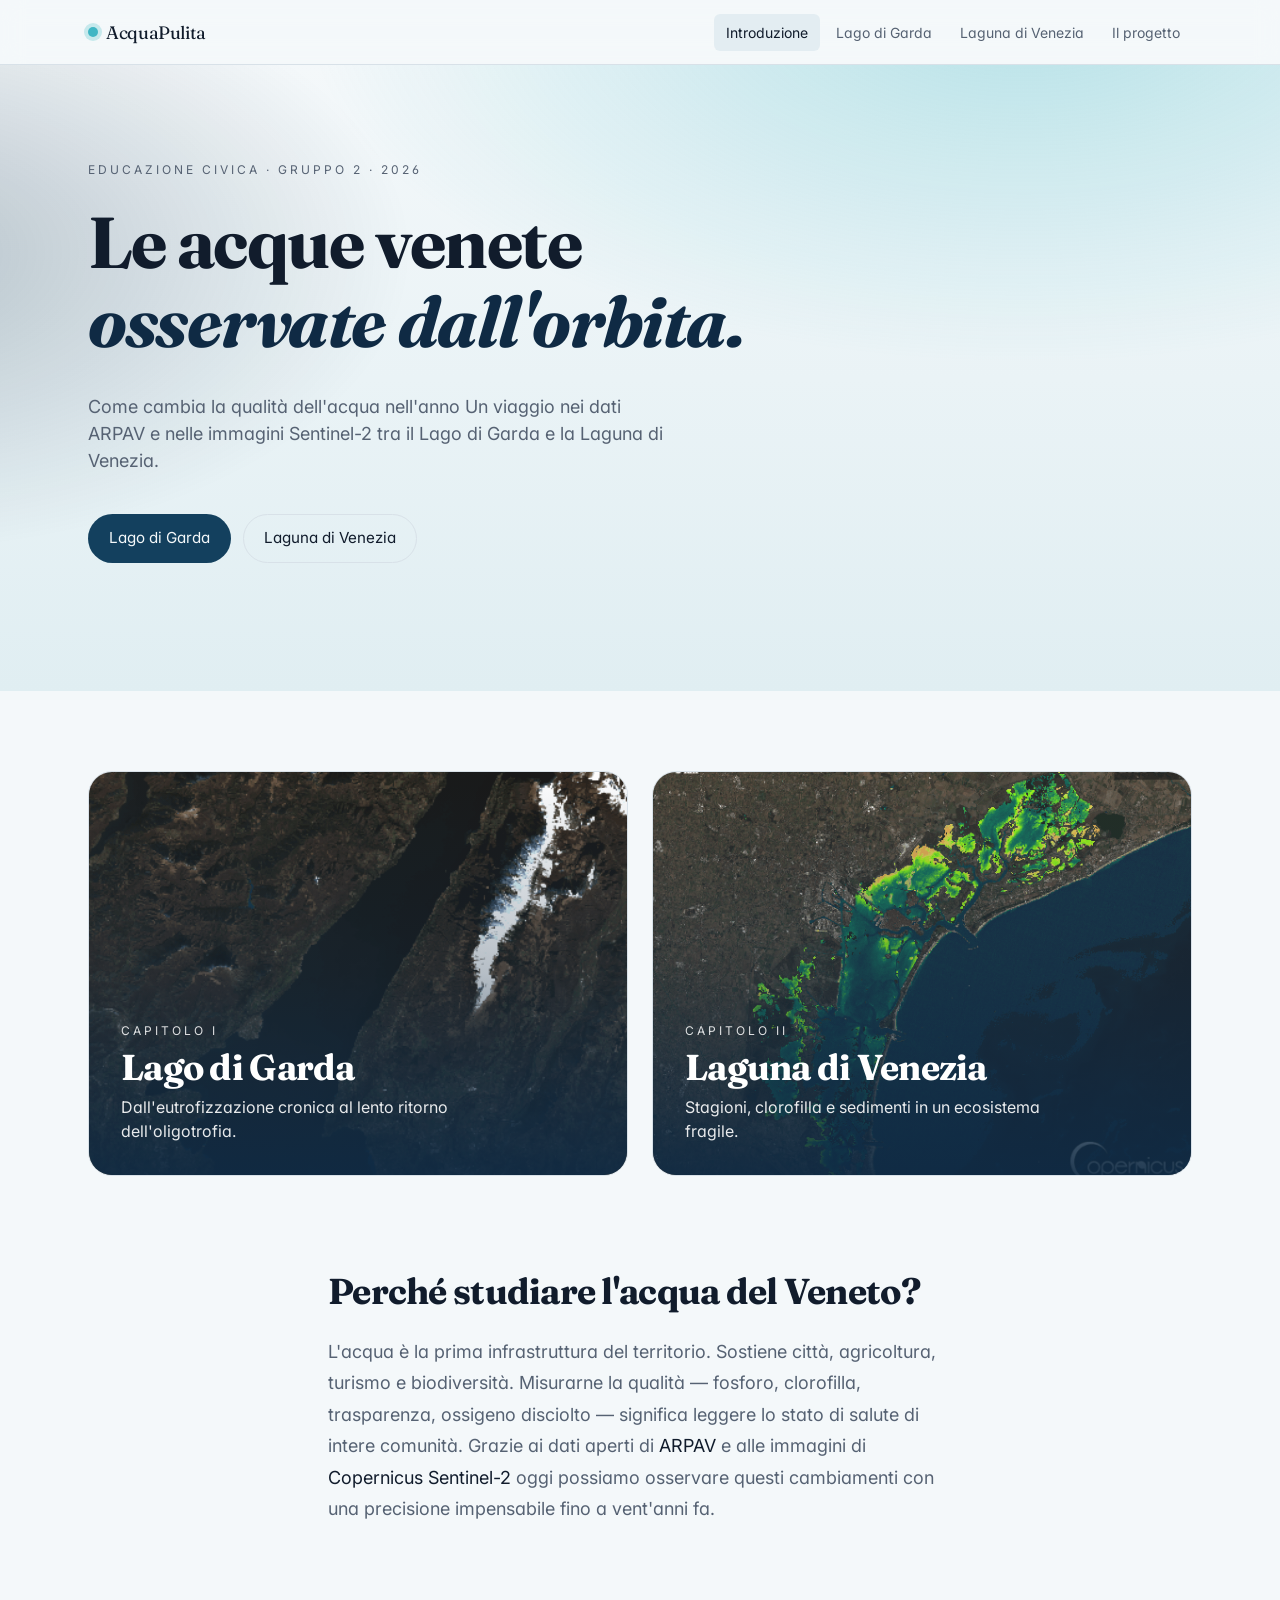
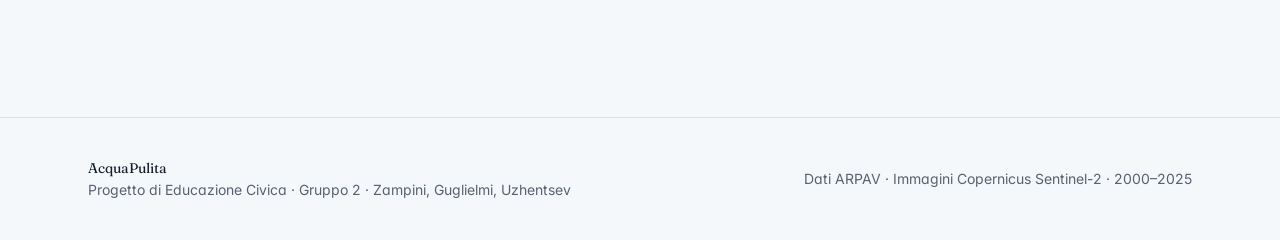
<file: index.html>
<!doctype html>
<html lang="it"><head>
<meta charset="utf-8"><meta name="viewport" content="width=device-width,initial-scale=1">
<title>AcquaPulita</title>
<meta name="description" content="Come è cambiata la qualità dell&#x27;acqua in Veneto tra il 2000 e il 2025: dati ARPAV, immagini satellitari Copernicus e analisi del Lago di Garda e della Laguna di Venezia.">
<link rel="preconnect" href="https://fonts.googleapis.com">
<link rel="preconnect" href="https://fonts.gstatic.com" crossorigin>
<link rel="stylesheet" href="https://fonts.googleapis.com/css2?family=Fraunces:opsz,wght@9..144,300;9..144,500;9..144,700&family=Inter:wght@400;500;600&display=swap">
<link rel="stylesheet" href="styles.css">
</head><body>
<header class="site-header"><div class="inner">
  <a href="index.html" class="brand"><span class="dot"></span><span>AcquaPulita</span></a>
  <nav class="main">
    <a href="index.html" class="active">Introduzione</a>
    <a href="garda.html" class="">Lago di Garda</a>
    <a href="laguna.html" class="">Laguna di Venezia</a>
    <a href="progetto.html" class="">Il progetto</a>
  </nav>
</div></header><main>
<section class="bg-water"><div class="container hero" style="padding:6rem 1.5rem 8rem">
  <p class="eyebrow">Educazione Civica · Gruppo 2 · 2026</p>
  <h1>Le acque venete<br><em>osservate dall'orbita.</em></h1>
  <p class="lead">Come cambia la qualità dell'acqua nell'anno Un viaggio nei dati ARPAV e nelle immagini Sentinel-2 tra il Lago di Garda e la Laguna di Venezia.</p>
  <div class="cta">
    <a href="garda.html" class="btn btn-primary">Lago di Garda</a>
    <a href="laguna.html" class="btn btn-ghost">Laguna di Venezia</a>
  </div>
</div></section>
<section class="chapter-grid">
  <a href="garda.html" class="chapter-card">
    <img src="images/garda-2025.gif" alt="Lago di Garda">
    <div class="veil"></div>
    <div class="content"><p class="eyebrow">Capitolo I</p><h2>Lago di Garda</h2><p>Dall'eutrofizzazione cronica al lento ritorno dell'oligotrofia.</p></div>
  </a>
  <a href="laguna.html" class="chapter-card">
    <img src="images/laguna-2025.gif" alt="Laguna di Venezia">
    <div class="veil"></div>
    <div class="content"><p class="eyebrow">Capitolo II</p><h2>Laguna di Venezia</h2><p>Stagioni, clorofilla e sedimenti in un ecosistema fragile.</p></div>
  </a>
</section>
<section class="tight" style="padding-bottom:6rem">
  <h2 style="font-size:clamp(1.75rem,3.5vw,2.25rem)">Perché studiare l'acqua del Veneto?</h2>
  <p style="margin-top:1.5rem;font-size:1.125rem;color:var(--muted-fg);line-height:1.75">L'acqua è la prima infrastruttura del territorio. Sostiene città, agricoltura, turismo e biodiversità. Misurarne la qualità — fosforo, clorofilla, trasparenza, ossigeno disciolto — significa leggere lo stato di salute di intere comunità. Grazie ai dati aperti di <span style="color:var(--foreground)">ARPAV</span> e alle immagini di <span style="color:var(--foreground)">Copernicus Sentinel-2</span> oggi possiamo osservare questi cambiamenti con una precisione impensabile fino a vent'anni fa.</p>
</section>
</main>
<footer class="site"><div class="inner">
  <div><p class="brand-foot">AcquaPulita</p>
  <p>Progetto di Educazione Civica · Gruppo 2 · Zampini, Guglielmi, Uzhentsev</p></div>
  <p>Dati ARPAV · Immagini Copernicus Sentinel-2 · 2000–2025</p>
</div></footer></body></html>
</file>
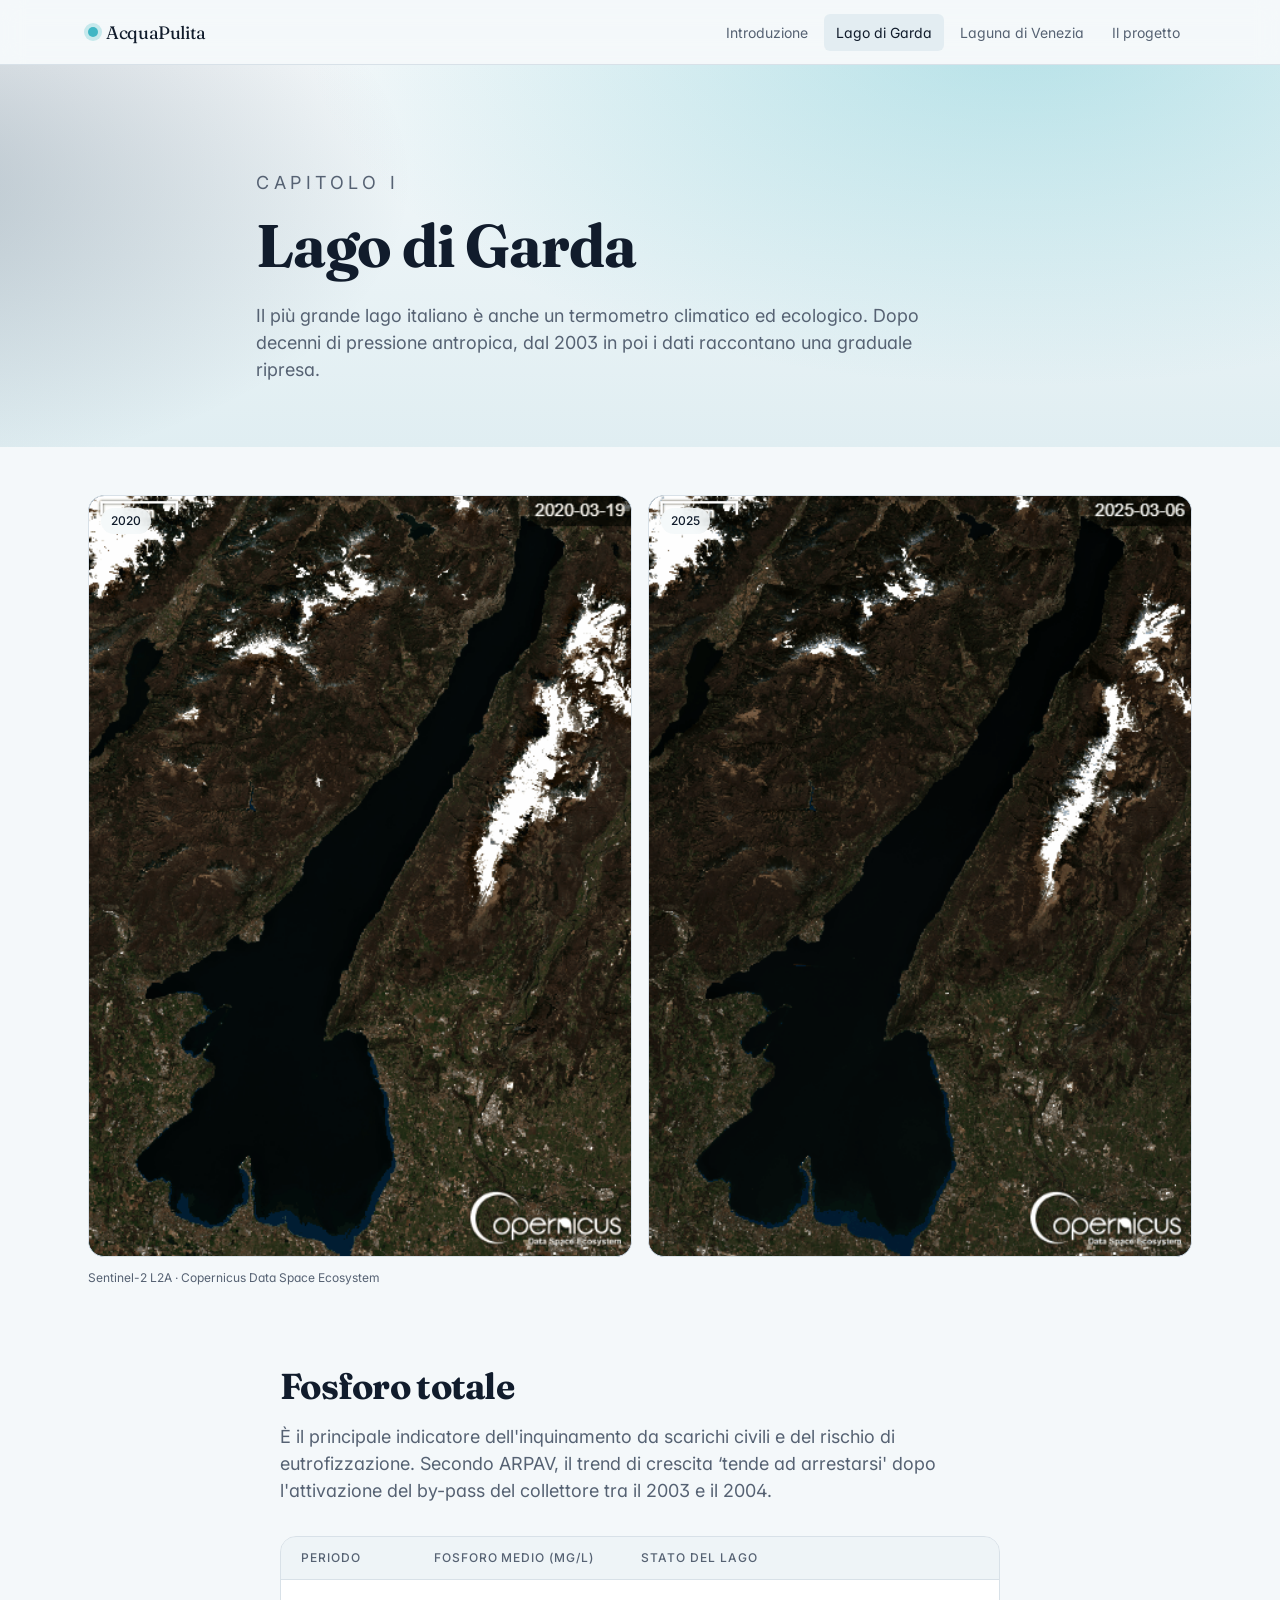
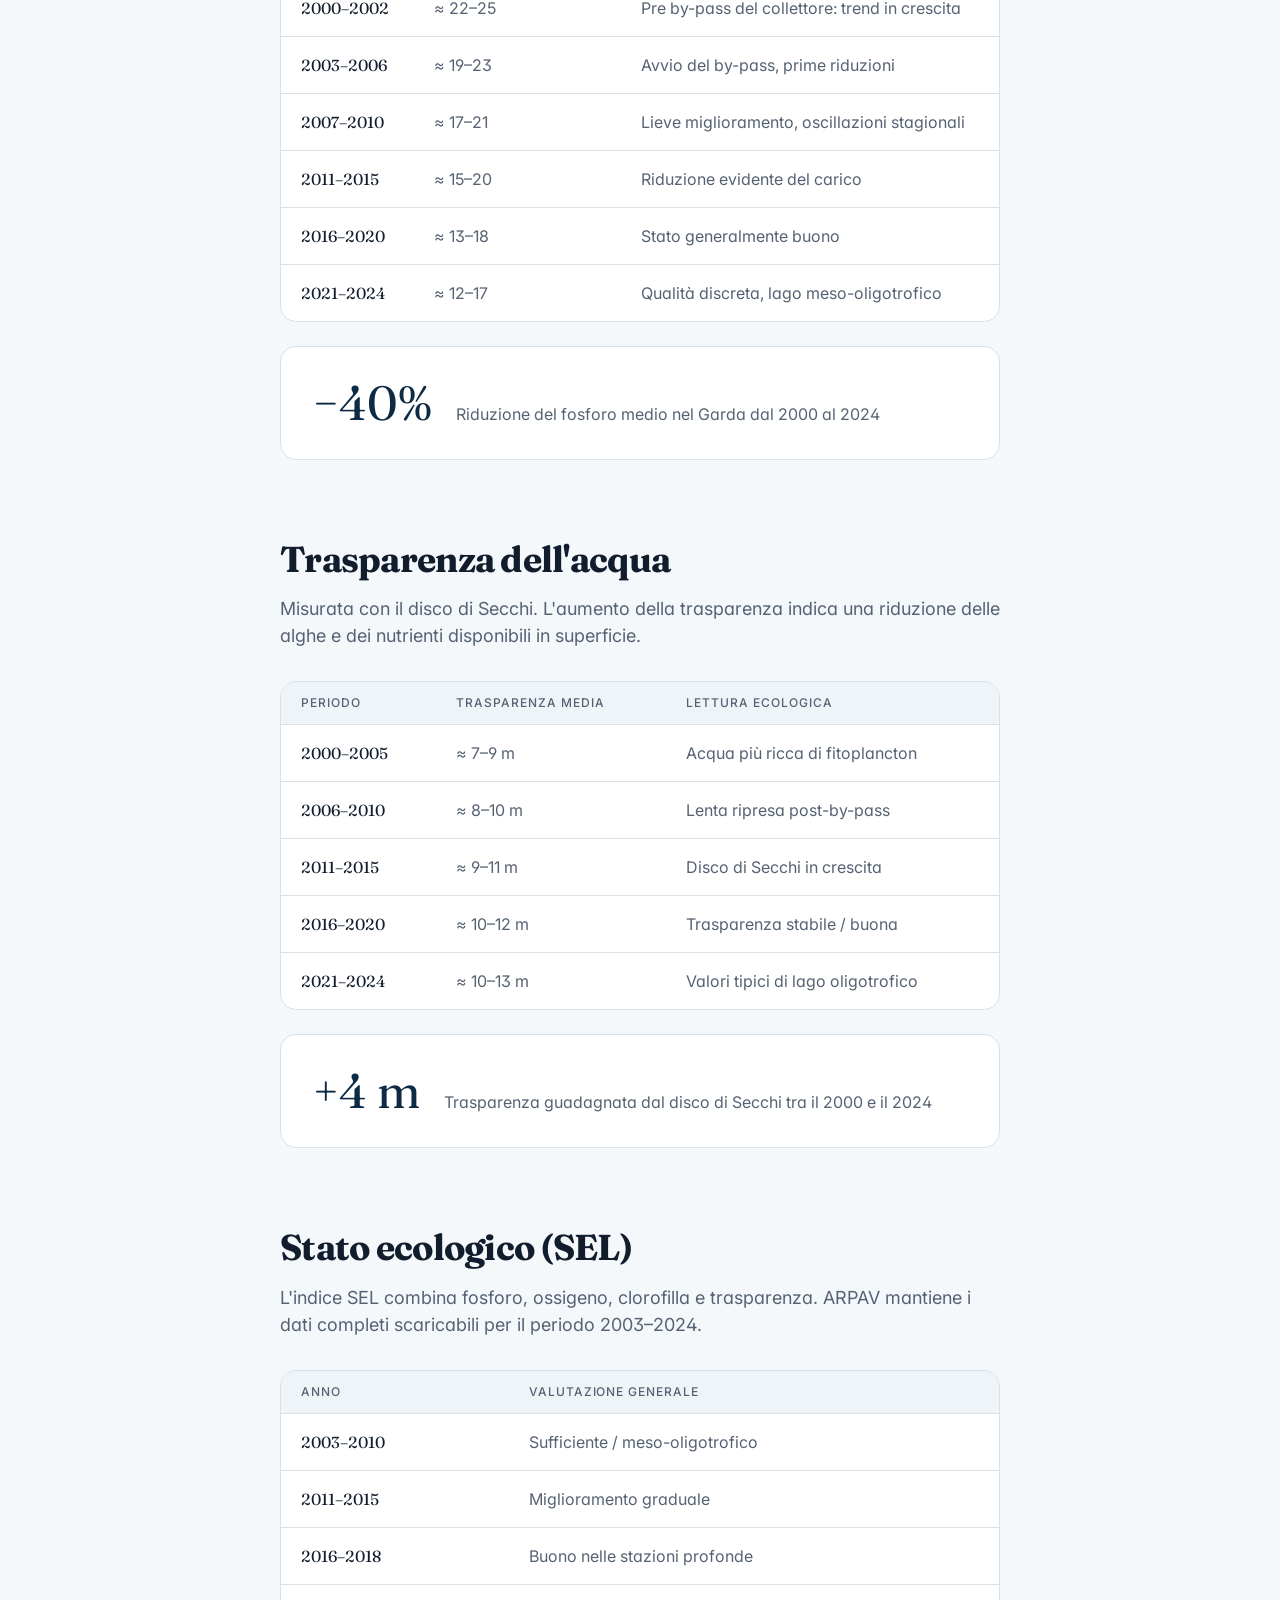
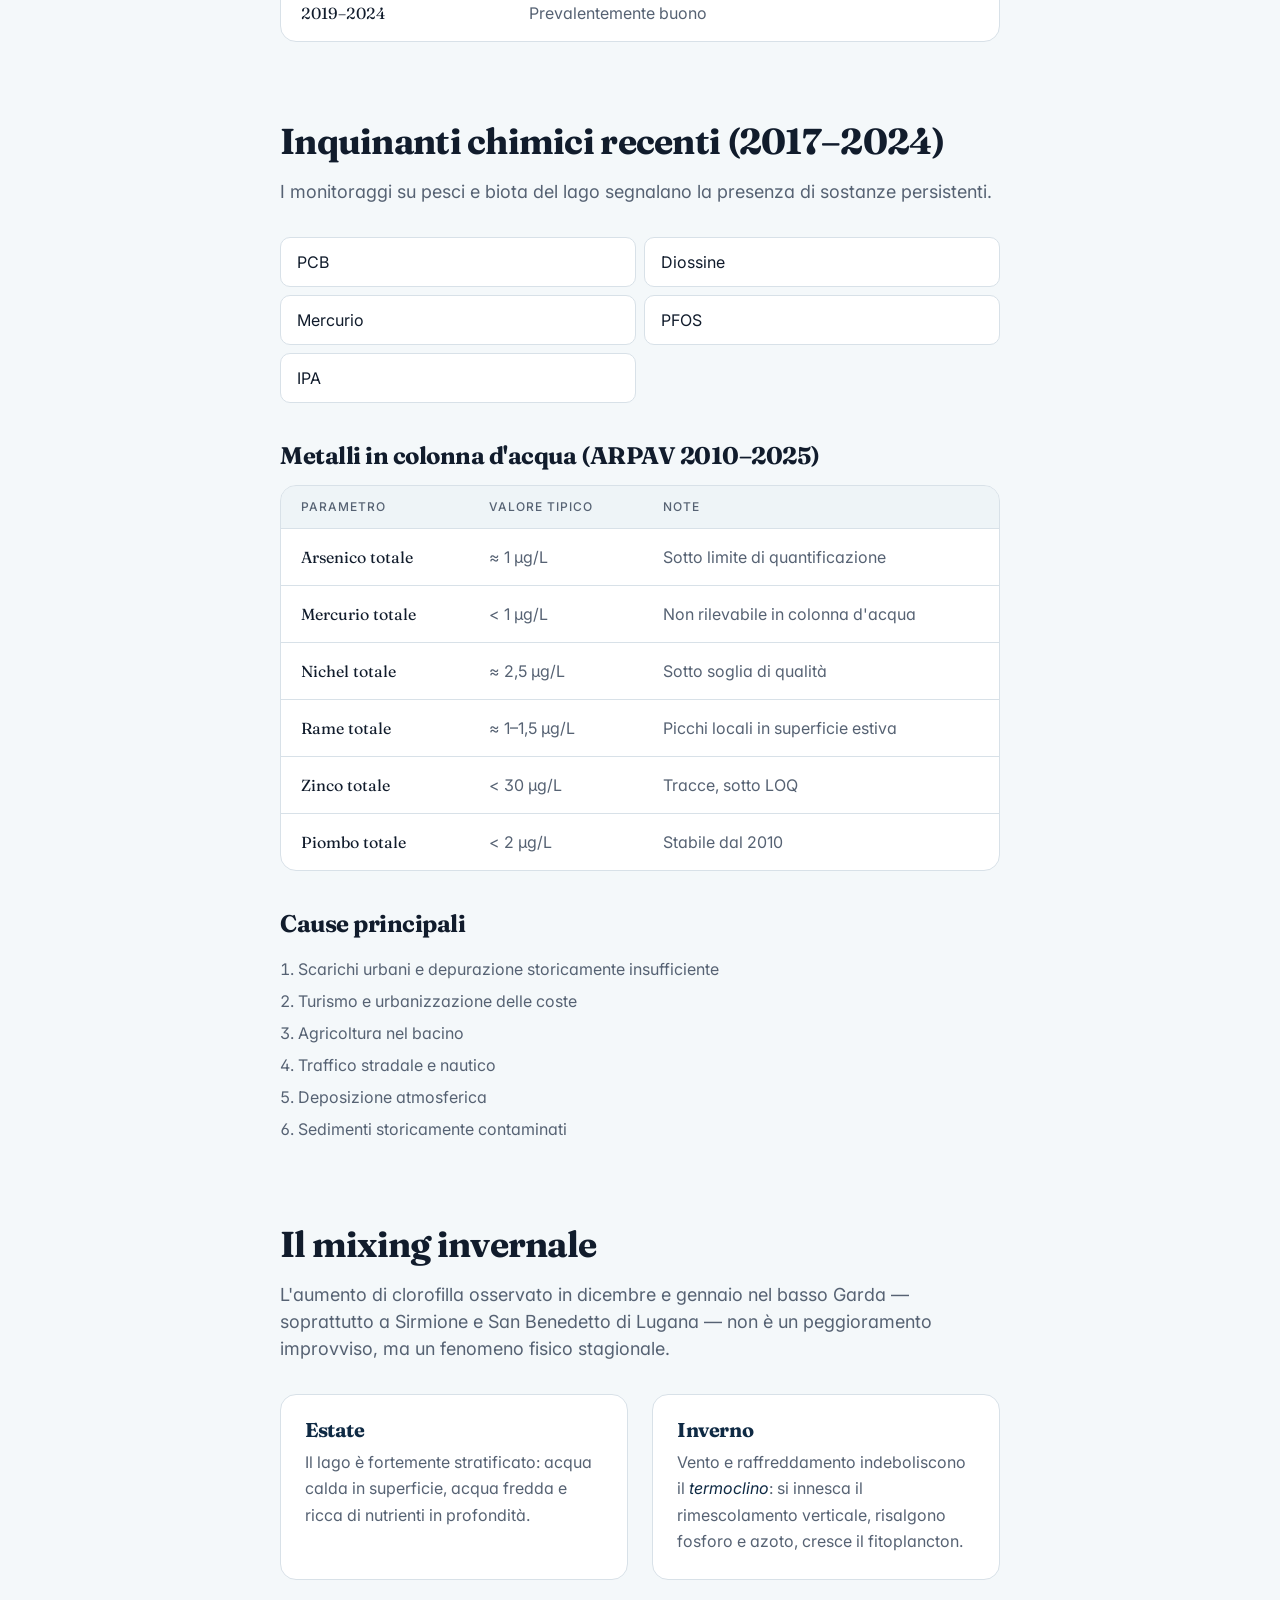
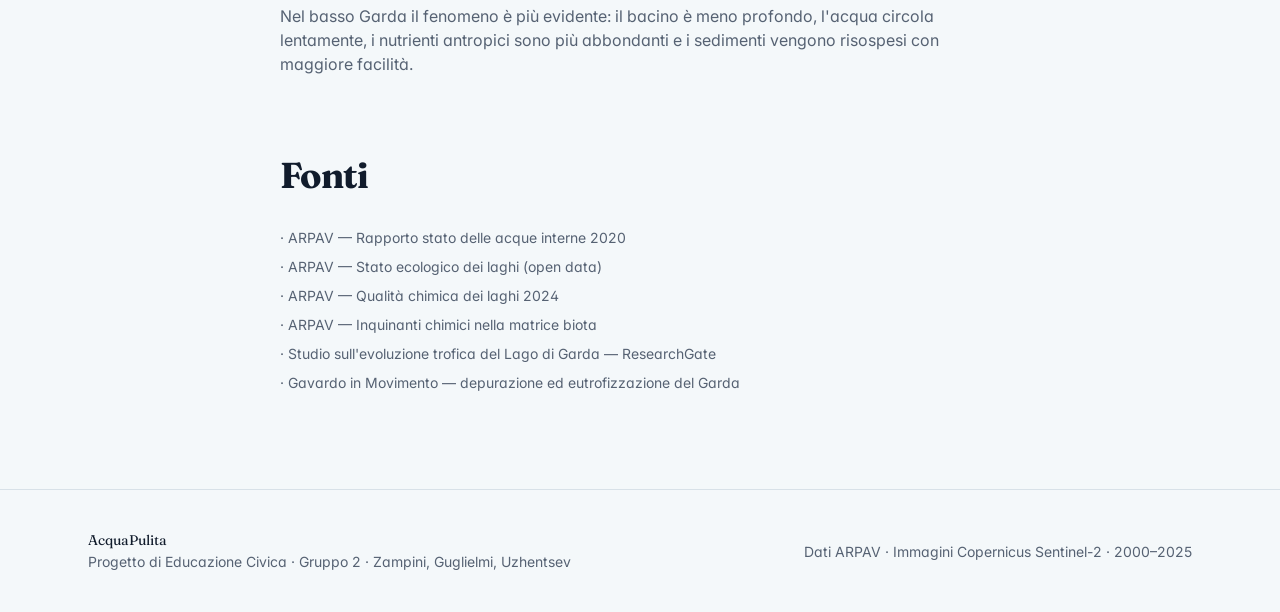
<file: garda.html>
<!doctype html>
<html lang="it"><head>
<meta charset="utf-8"><meta name="viewport" content="width=device-width,initial-scale=1">
<title>Lago di Garda . AcquaPulita</title>
<meta name="description" content="Fosforo, trasparenza e stato ecologico del Lago di Garda dal 2000 al 2024 secondo i dati ARPAV.">
<link rel="preconnect" href="https://fonts.googleapis.com">
<link rel="preconnect" href="https://fonts.gstatic.com" crossorigin>
<link rel="stylesheet" href="https://fonts.googleapis.com/css2?family=Fraunces:opsz,wght@9..144,300;9..144,500;9..144,700&family=Inter:wght@400;500;600&display=swap">
<link rel="stylesheet" href="styles.css">
</head><body>
<header class="site-header"><div class="inner">
  <a href="index.html" class="brand"><span class="dot"></span><span>AcquaPulita</span></a>
  <nav class="main">
    <a href="index.html" class="">Introduzione</a>
    <a href="garda.html" class="active">Lago di Garda</a>
    <a href="laguna.html" class="">Laguna di Venezia</a>
    <a href="progetto.html" class="">Il progetto</a>
  </nav>
</div></header><main>
<header class="bg-water"><div class="narrow page-header">
  <p class="eyebrow">Capitolo I</p>
  <h1>Lago di Garda</h1>
  <p>Il più grande lago italiano è anche un termometro climatico ed ecologico. Dopo decenni di pressione antropica, dal 2003 in poi i dati raccontano una graduale ripresa.</p>
</div></header><section class="compare"><div class="grid"><figure><img src="images/garda-2020.gif" alt="Gennaio 2020"><figcaption>2020</figcaption></figure><figure><img src="images/garda-2025.gif" alt="Gennaio 2025"><figcaption>2025</figcaption></figure></div><p class="caption">Sentinel-2 L2A · Copernicus Data Space Ecosystem</p></section><section class="section"><h2>Fosforo totale</h2><p class="lead">È il principale indicatore dell'inquinamento da scarichi civili e del rischio di eutrofizzazione. Secondo ARPAV, il trend di crescita ‘tende ad arrestarsi' dopo l'attivazione del by-pass del collettore tra il 2003 e il 2004.</p><div class="body"><div class="table-wrap"><table><thead><tr><th>Periodo</th><th>Fosforo medio (µg/L)</th><th>Stato del lago</th></tr></thead><tbody><tr><td>2000–2002</td><td>≈ 22–25</td><td>Pre by-pass del collettore: trend in crescita</td></tr><tr><td>2003–2006</td><td>≈ 19–23</td><td>Avvio del by-pass, prime riduzioni</td></tr><tr><td>2007–2010</td><td>≈ 17–21</td><td>Lieve miglioramento, oscillazioni stagionali</td></tr><tr><td>2011–2015</td><td>≈ 15–20</td><td>Riduzione evidente del carico</td></tr><tr><td>2016–2020</td><td>≈ 13–18</td><td>Stato generalmente buono</td></tr><tr><td>2021–2024</td><td>≈ 12–17</td><td>Qualità discreta, lago meso-oligotrofico</td></tr></tbody></table></div><div class="stat"><p class="v">−40%</p><p class="l">Riduzione del fosforo medio nel Garda dal 2000 al 2024</p></div></div></section><section class="section"><h2>Trasparenza dell'acqua</h2><p class="lead">Misurata con il disco di Secchi. L'aumento della trasparenza indica una riduzione delle alghe e dei nutrienti disponibili in superficie.</p><div class="body"><div class="table-wrap"><table><thead><tr><th>Periodo</th><th>Trasparenza media</th><th>Lettura ecologica</th></tr></thead><tbody><tr><td>2000–2005</td><td>≈ 7–9 m</td><td>Acqua più ricca di fitoplancton</td></tr><tr><td>2006–2010</td><td>≈ 8–10 m</td><td>Lenta ripresa post-by-pass</td></tr><tr><td>2011–2015</td><td>≈ 9–11 m</td><td>Disco di Secchi in crescita</td></tr><tr><td>2016–2020</td><td>≈ 10–12 m</td><td>Trasparenza stabile / buona</td></tr><tr><td>2021–2024</td><td>≈ 10–13 m</td><td>Valori tipici di lago oligotrofico</td></tr></tbody></table></div><div class="stat"><p class="v">+4 m</p><p class="l">Trasparenza guadagnata dal disco di Secchi tra il 2000 e il 2024</p></div></div></section><section class="section"><h2>Stato ecologico (SEL)</h2><p class="lead">L'indice SEL combina fosforo, ossigeno, clorofilla e trasparenza. ARPAV mantiene i dati completi scaricabili per il periodo 2003–2024.</p><div class="body"><div class="table-wrap"><table><thead><tr><th>Anno</th><th>Valutazione generale</th></tr></thead><tbody><tr><td>2003–2010</td><td>Sufficiente / meso-oligotrofico</td></tr><tr><td>2011–2015</td><td>Miglioramento graduale</td></tr><tr><td>2016–2018</td><td>Buono nelle stazioni profonde</td></tr><tr><td>2019–2024</td><td>Prevalentemente buono</td></tr></tbody></table></div></div></section><section class="section"><h2>Inquinanti chimici recenti (2017–2024)</h2><p class="lead">I monitoraggi su pesci e biota del lago segnalano la presenza di sostanze persistenti.</p><div class="body"><ul class="tag-grid"><li>PCB</li><li>Diossine</li><li>Mercurio</li><li>PFOS</li><li>IPA</li></ul><h3 style="font-family:var(--font-display);font-size:1.5rem;margin:2.5rem 0 1rem">Metalli in colonna d'acqua (ARPAV 2010–2025)</h3><div class="table-wrap"><table><thead><tr><th>Parametro</th><th>Valore tipico</th><th>Note</th></tr></thead><tbody><tr><td>Arsenico totale</td><td>≈ 1 µg/L</td><td>Sotto limite di quantificazione</td></tr><tr><td>Mercurio totale</td><td>&lt; 1 µg/L</td><td>Non rilevabile in colonna d&#x27;acqua</td></tr><tr><td>Nichel totale</td><td>≈ 2,5 µg/L</td><td>Sotto soglia di qualità</td></tr><tr><td>Rame totale</td><td>≈ 1–1,5 µg/L</td><td>Picchi locali in superficie estiva</td></tr><tr><td>Zinco totale</td><td>&lt; 30 µg/L</td><td>Tracce, sotto LOQ</td></tr><tr><td>Piombo totale</td><td>&lt; 2 µg/L</td><td>Stabile dal 2010</td></tr></tbody></table></div><h3 style="font-family:var(--font-display);font-size:1.5rem;margin:2.5rem 0 1rem">Cause principali</h3><ol class="numbered"><li>Scarichi urbani e depurazione storicamente insufficiente</li><li>Turismo e urbanizzazione delle coste</li><li>Agricoltura nel bacino</li><li>Traffico stradale e nautico</li><li>Deposizione atmosferica</li><li>Sedimenti storicamente contaminati</li></ol></div></section><section class="section"><h2>Il mixing invernale</h2><p class="lead">L'aumento di clorofilla osservato in dicembre e gennaio nel basso Garda — soprattutto a Sirmione e San Benedetto di Lugana — non è un peggioramento improvviso, ma un fenomeno fisico stagionale.</p><div class="body"><div class="grid-2"><div class="card"><h3>Estate</h3><p>Il lago è fortemente stratificato: acqua calda in superficie, acqua fredda e ricca di nutrienti in profondità.</p></div><div class="card"><h3>Inverno</h3><p>Vento e raffreddamento indeboliscono il <em>termoclino</em>: si innesca il rimescolamento verticale, risalgono fosforo e azoto, cresce il fitoplancton.</p></div></div><p style="margin-top:1.5rem;color:var(--muted-fg)">Nel basso Garda il fenomeno è più evidente: il bacino è meno profondo, l'acqua circola lentamente, i nutrienti antropici sono più abbondanti e i sedimenti vengono risospesi con maggiore facilità.</p></div></section><section class="section"><h2>Fonti</h2><div class="body"><ul class="bullets" style="font-size:.875rem"><li>· ARPAV — Rapporto stato delle acque interne 2020</li><li>· ARPAV — Stato ecologico dei laghi (open data)</li><li>· ARPAV — Qualità chimica dei laghi 2024</li><li>· ARPAV — Inquinanti chimici nella matrice biota</li><li>· Studio sull'evoluzione trofica del Lago di Garda — ResearchGate</li><li>· Gavardo in Movimento — depurazione ed eutrofizzazione del Garda</li></ul></div></section></main>
<footer class="site"><div class="inner">
  <div><p class="brand-foot">AcquaPulita</p>
  <p>Progetto di Educazione Civica · Gruppo 2 · Zampini, Guglielmi, Uzhentsev</p></div>
  <p>Dati ARPAV · Immagini Copernicus Sentinel-2 · 2000–2025</p>
</div></footer></body></html>
</file>
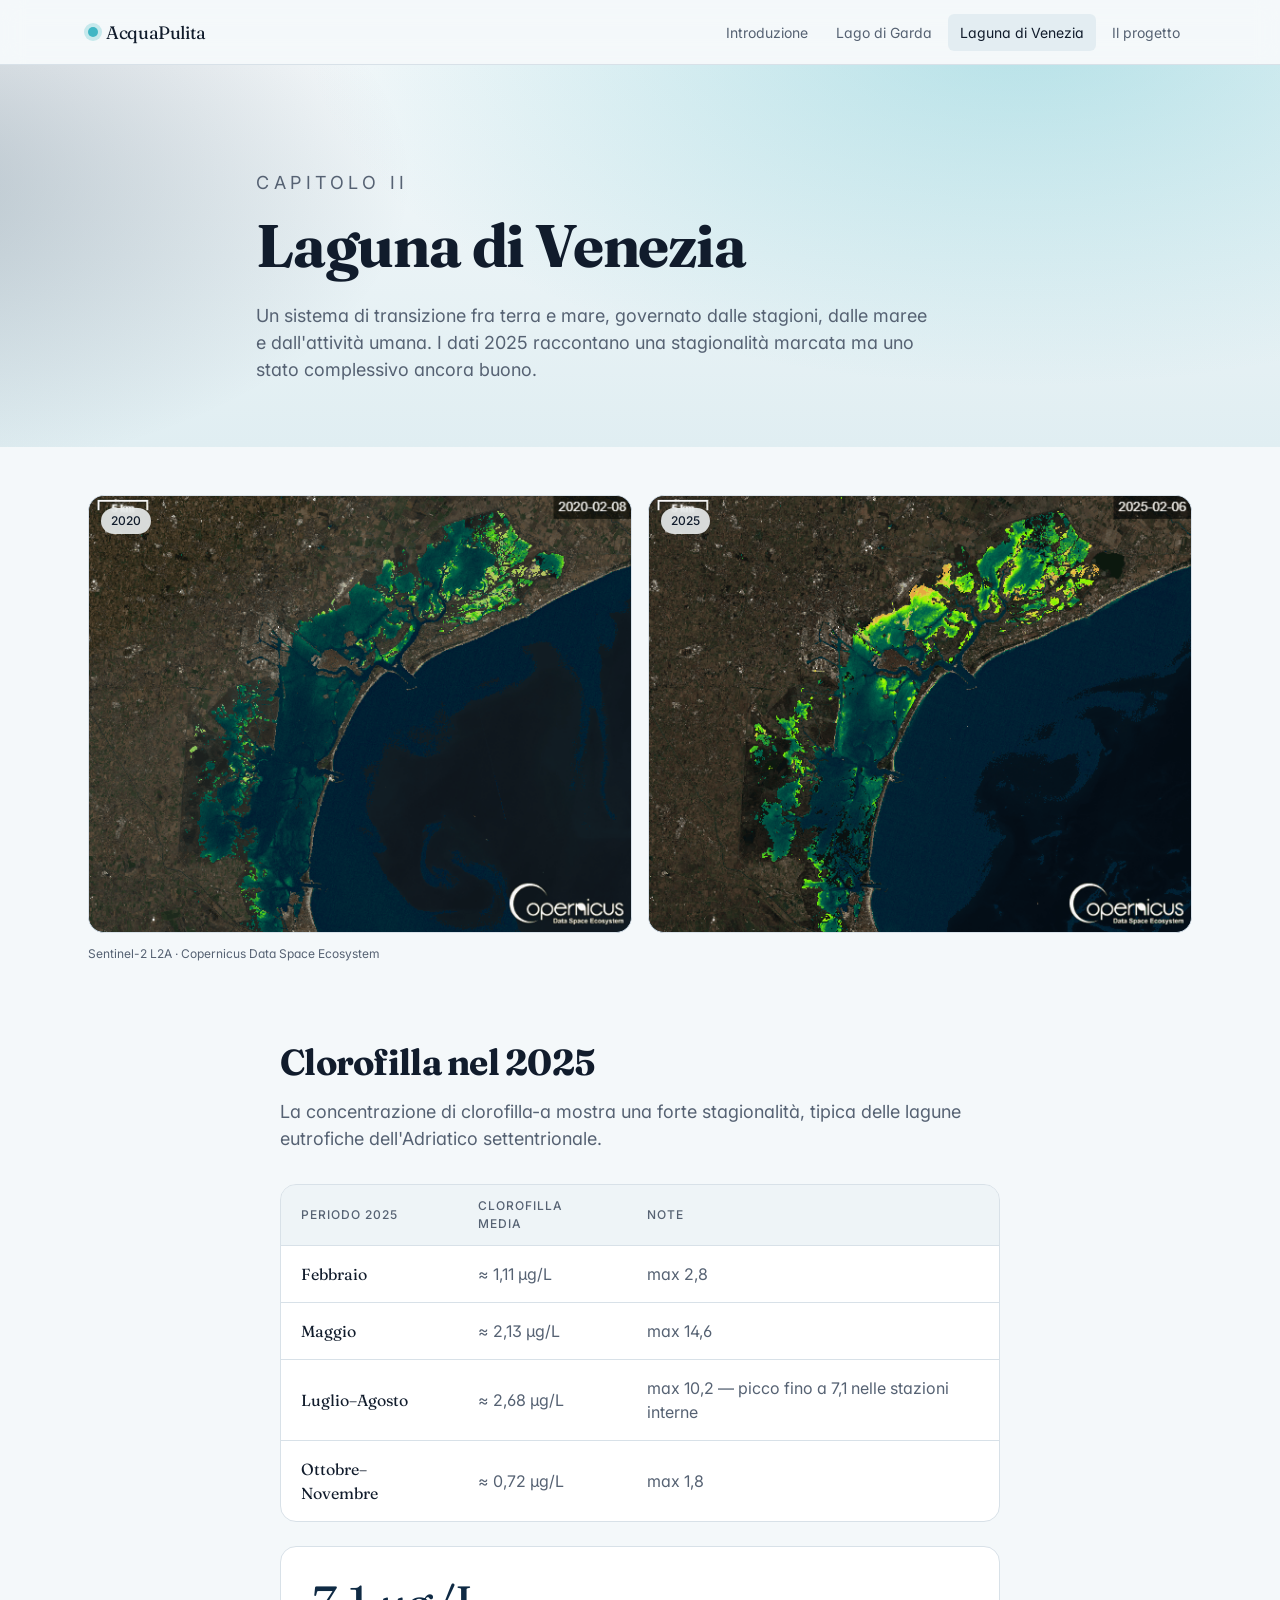
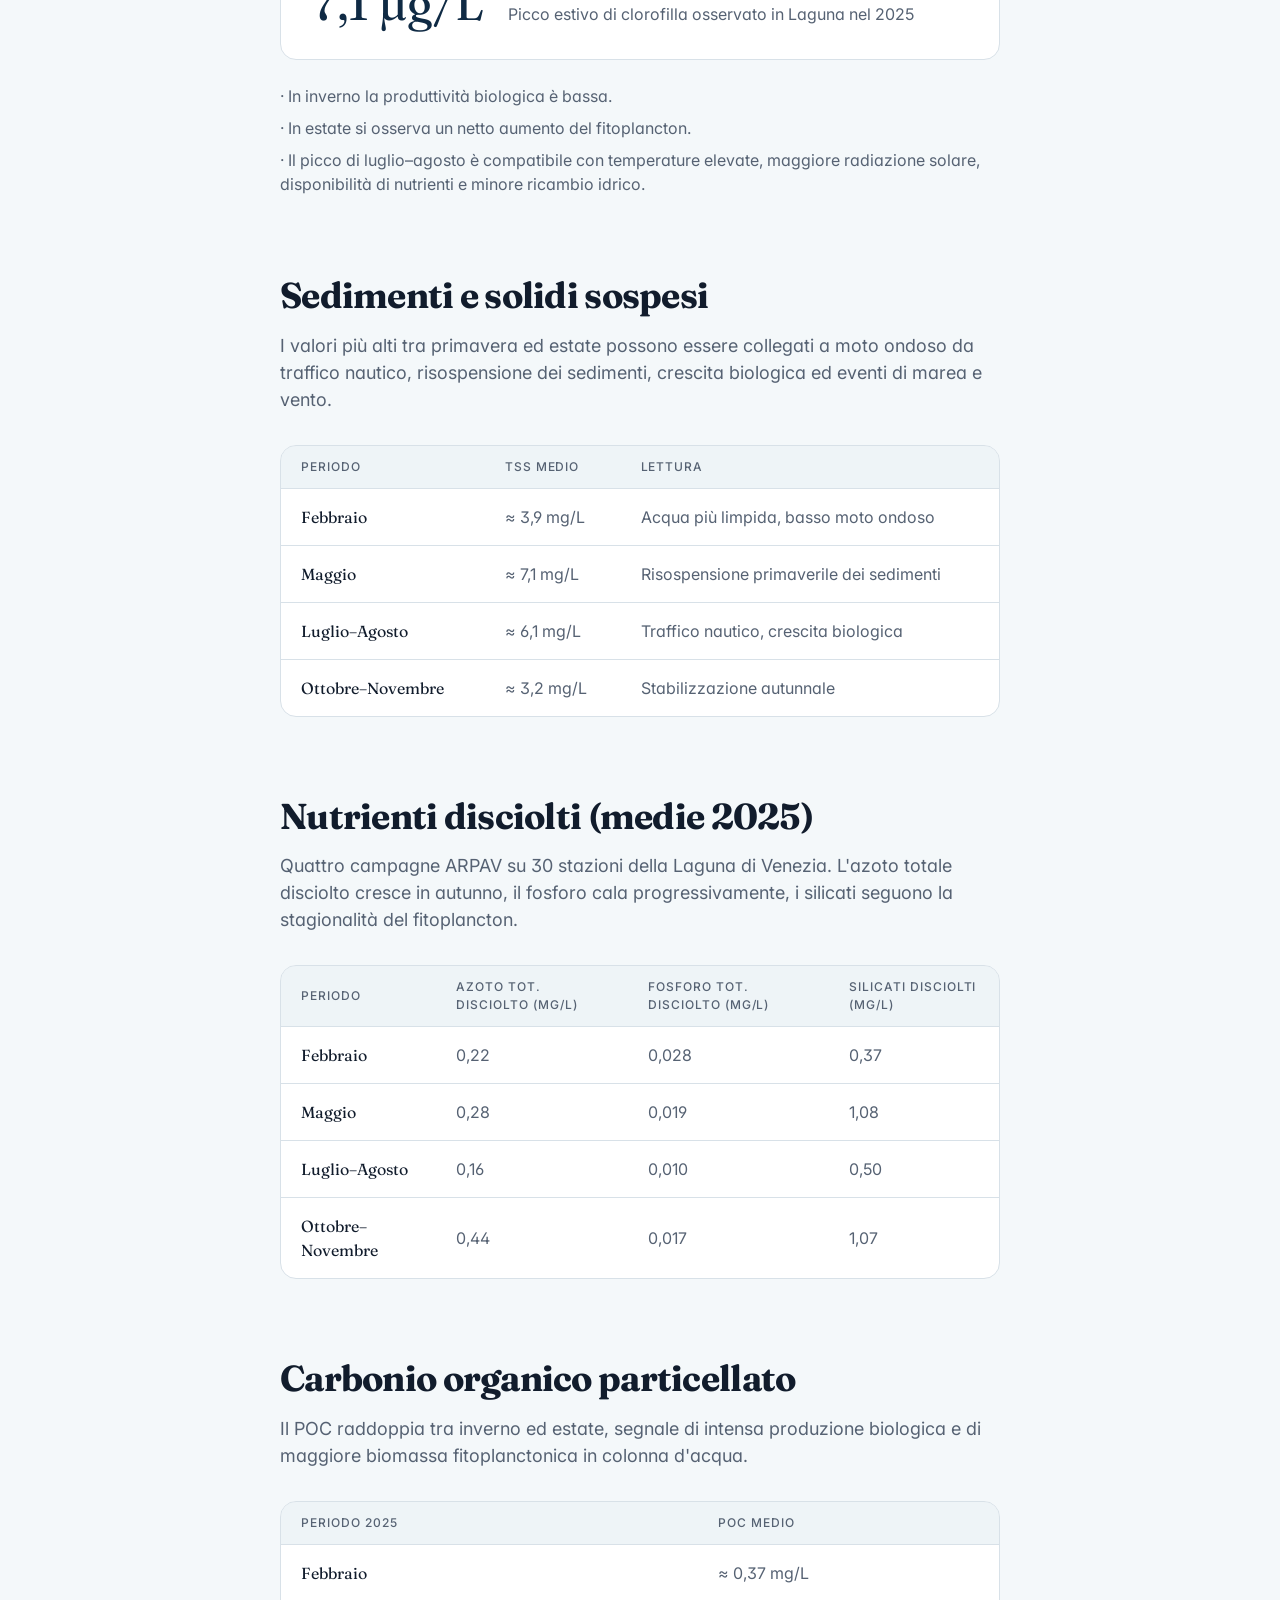
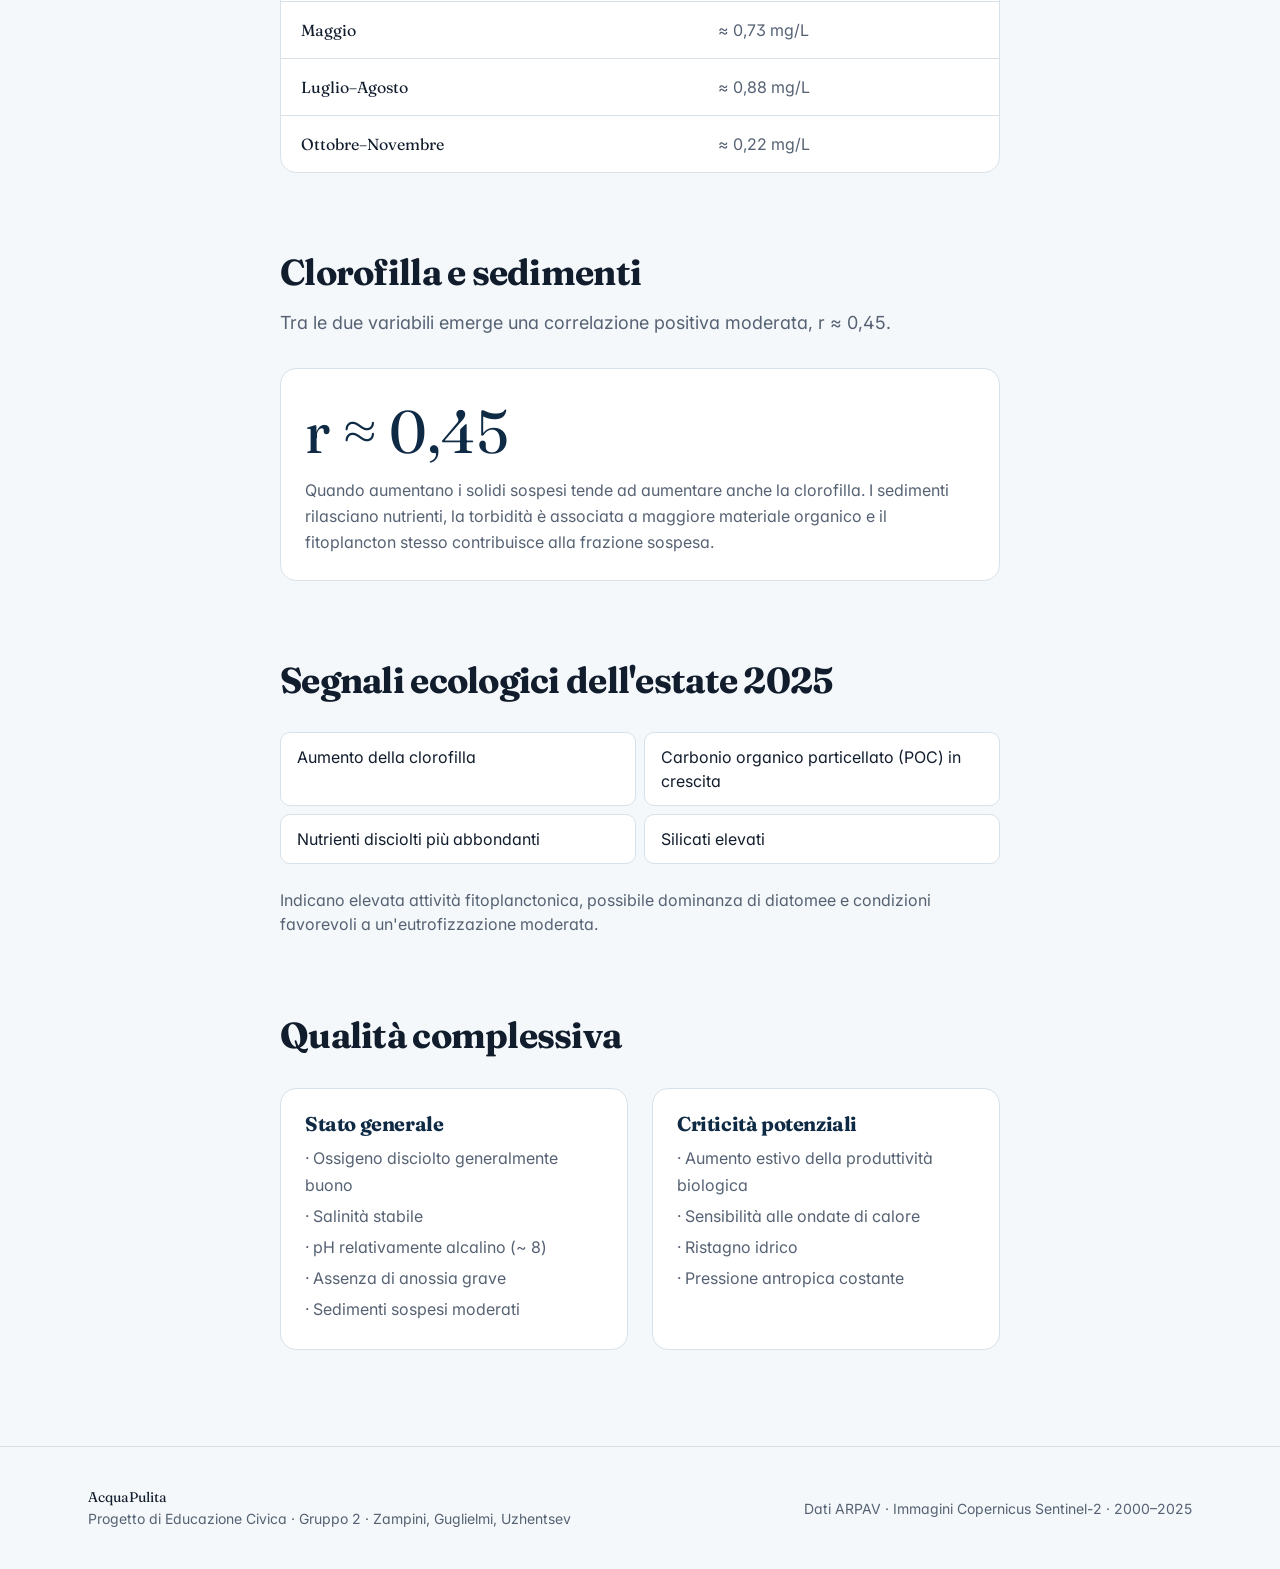
<file: laguna.html>
<!doctype html>
<html lang="it"><head>
<meta charset="utf-8"><meta name="viewport" content="width=device-width,initial-scale=1">
<title>Laguna di Venezia · AcquaPulita</title>
<meta name="description" content="Clorofilla, sedimenti e qualità complessiva della Laguna di Venezia nel 2025.">
<link rel="preconnect" href="https://fonts.googleapis.com">
<link rel="preconnect" href="https://fonts.gstatic.com" crossorigin>
<link rel="stylesheet" href="https://fonts.googleapis.com/css2?family=Fraunces:opsz,wght@9..144,300;9..144,500;9..144,700&family=Inter:wght@400;500;600&display=swap">
<link rel="stylesheet" href="styles.css">
</head><body>
<header class="site-header"><div class="inner">
  <a href="index.html" class="brand"><span class="dot"></span><span>AcquaPulita</span></a>
  <nav class="main">
    <a href="index.html" class="">Introduzione</a>
    <a href="garda.html" class="">Lago di Garda</a>
    <a href="laguna.html" class="active">Laguna di Venezia</a>
    <a href="progetto.html" class="">Il progetto</a>
  </nav>
</div></header><main>
<header class="bg-water"><div class="narrow page-header">
  <p class="eyebrow">Capitolo II</p>
  <h1>Laguna di Venezia</h1>
  <p>Un sistema di transizione fra terra e mare, governato dalle stagioni, dalle maree e dall'attività umana. I dati 2025 raccontano una stagionalità marcata ma uno stato complessivo ancora buono.</p>
</div></header><section class="compare"><div class="grid"><figure><img src="images/laguna-2020.gif" alt="Gennaio 2020"><figcaption>2020</figcaption></figure><figure><img src="images/laguna-2025.gif" alt="Gennaio 2025"><figcaption>2025</figcaption></figure></div><p class="caption">Sentinel-2 L2A · Copernicus Data Space Ecosystem</p></section><section class="section"><h2>Clorofilla nel 2025</h2><p class="lead">La concentrazione di clorofilla-a mostra una forte stagionalità, tipica delle lagune eutrofiche dell'Adriatico settentrionale.</p><div class="body"><div class="table-wrap"><table><thead><tr><th>Periodo 2025</th><th>Clorofilla media</th><th>Note</th></tr></thead><tbody><tr><td>Febbraio</td><td>≈ 1,11 µg/L</td><td>max 2,8</td></tr><tr><td>Maggio</td><td>≈ 2,13 µg/L</td><td>max 14,6</td></tr><tr><td>Luglio–Agosto</td><td>≈ 2,68 µg/L</td><td>max 10,2 — picco fino a 7,1 nelle stazioni interne</td></tr><tr><td>Ottobre–Novembre</td><td>≈ 0,72 µg/L</td><td>max 1,8</td></tr></tbody></table></div><div class="stat"><p class="v">7,1 µg/L</p><p class="l">Picco estivo di clorofilla osservato in Laguna nel 2025</p></div><ul class="bullets" style="margin-top:1.5rem"><li>· In inverno la produttività biologica è bassa.</li><li>· In estate si osserva un netto aumento del fitoplancton.</li><li>· Il picco di luglio–agosto è compatibile con temperature elevate, maggiore radiazione solare, disponibilità di nutrienti e minore ricambio idrico.</li></ul></div></section><section class="section"><h2>Sedimenti e solidi sospesi</h2><p class="lead">I valori più alti tra primavera ed estate possono essere collegati a moto ondoso da traffico nautico, risospensione dei sedimenti, crescita biologica ed eventi di marea e vento.</p><div class="body"><div class="table-wrap"><table><thead><tr><th>Periodo</th><th>TSS medio</th><th>Lettura</th></tr></thead><tbody><tr><td>Febbraio</td><td>≈ 3,9 mg/L</td><td>Acqua più limpida, basso moto ondoso</td></tr><tr><td>Maggio</td><td>≈ 7,1 mg/L</td><td>Risospensione primaverile dei sedimenti</td></tr><tr><td>Luglio–Agosto</td><td>≈ 6,1 mg/L</td><td>Traffico nautico, crescita biologica</td></tr><tr><td>Ottobre–Novembre</td><td>≈ 3,2 mg/L</td><td>Stabilizzazione autunnale</td></tr></tbody></table></div></div></section><section class="section"><h2>Nutrienti disciolti (medie 2025)</h2><p class="lead">Quattro campagne ARPAV su 30 stazioni della Laguna di Venezia. L'azoto totale disciolto cresce in autunno, il fosforo cala progressivamente, i silicati seguono la stagionalità del fitoplancton.</p><div class="body"><div class="table-wrap"><table><thead><tr><th>Periodo</th><th>Azoto tot. disciolto (mg/L)</th><th>Fosforo tot. disciolto (mg/L)</th><th>Silicati disciolti (mg/L)</th></tr></thead><tbody><tr><td>Febbraio</td><td>0,22</td><td>0,028</td><td>0,37</td></tr><tr><td>Maggio</td><td>0,28</td><td>0,019</td><td>1,08</td></tr><tr><td>Luglio–Agosto</td><td>0,16</td><td>0,010</td><td>0,50</td></tr><tr><td>Ottobre–Novembre</td><td>0,44</td><td>0,017</td><td>1,07</td></tr></tbody></table></div></div></section><section class="section"><h2>Carbonio organico particellato</h2><p class="lead">Il POC raddoppia tra inverno ed estate, segnale di intensa produzione biologica e di maggiore biomassa fitoplanctonica in colonna d'acqua.</p><div class="body"><div class="table-wrap"><table><thead><tr><th>Periodo 2025</th><th>POC medio</th></tr></thead><tbody><tr><td>Febbraio</td><td>≈ 0,37 mg/L</td></tr><tr><td>Maggio</td><td>≈ 0,73 mg/L</td></tr><tr><td>Luglio–Agosto</td><td>≈ 0,88 mg/L</td></tr><tr><td>Ottobre–Novembre</td><td>≈ 0,22 mg/L</td></tr></tbody></table></div></div></section><section class="section"><h2>Clorofilla e sedimenti</h2><p class="lead">Tra le due variabili emerge una correlazione positiva moderata, r ≈ 0,45.</p><div class="body"><div class="card"><p style="font-family:var(--font-display);font-size:3.75rem;color:var(--deep);line-height:1">r ≈ 0,45</p><p style="margin-top:1rem;color:var(--muted-fg);max-width:42rem">Quando aumentano i solidi sospesi tende ad aumentare anche la clorofilla. I sedimenti rilasciano nutrienti, la torbidità è associata a maggiore materiale organico e il fitoplancton stesso contribuisce alla frazione sospesa.</p></div></div></section><section class="section"><h2>Segnali ecologici dell'estate 2025</h2><div class="body"><ul class="tag-grid"><li>Aumento della clorofilla</li><li>Carbonio organico particellato (POC) in crescita</li><li>Nutrienti disciolti più abbondanti</li><li>Silicati elevati</li></ul><p style="margin-top:1.5rem;color:var(--muted-fg)">Indicano elevata attività fitoplanctonica, possibile dominanza di diatomee e condizioni favorevoli a un'eutrofizzazione moderata.</p></div></section><section class="section"><h2>Qualità complessiva</h2><div class="body"><div class="grid-2"><div class="card"><h3>Stato generale</h3><ul><li>· Ossigeno disciolto generalmente buono</li><li>· Salinità stabile</li><li>· pH relativamente alcalino (~ 8)</li><li>· Assenza di anossia grave</li><li>· Sedimenti sospesi moderati</li></ul></div><div class="card"><h3>Criticità potenziali</h3><ul><li>· Aumento estivo della produttività biologica</li><li>· Sensibilità alle ondate di calore</li><li>· Ristagno idrico</li><li>· Pressione antropica costante</li></ul></div></div></div></section></main>
<footer class="site"><div class="inner">
  <div><p class="brand-foot">AcquaPulita</p>
  <p>Progetto di Educazione Civica · Gruppo 2 · Zampini, Guglielmi, Uzhentsev</p></div>
  <p>Dati ARPAV · Immagini Copernicus Sentinel-2 · 2000–2025</p>
</div></footer></body></html>
</file>
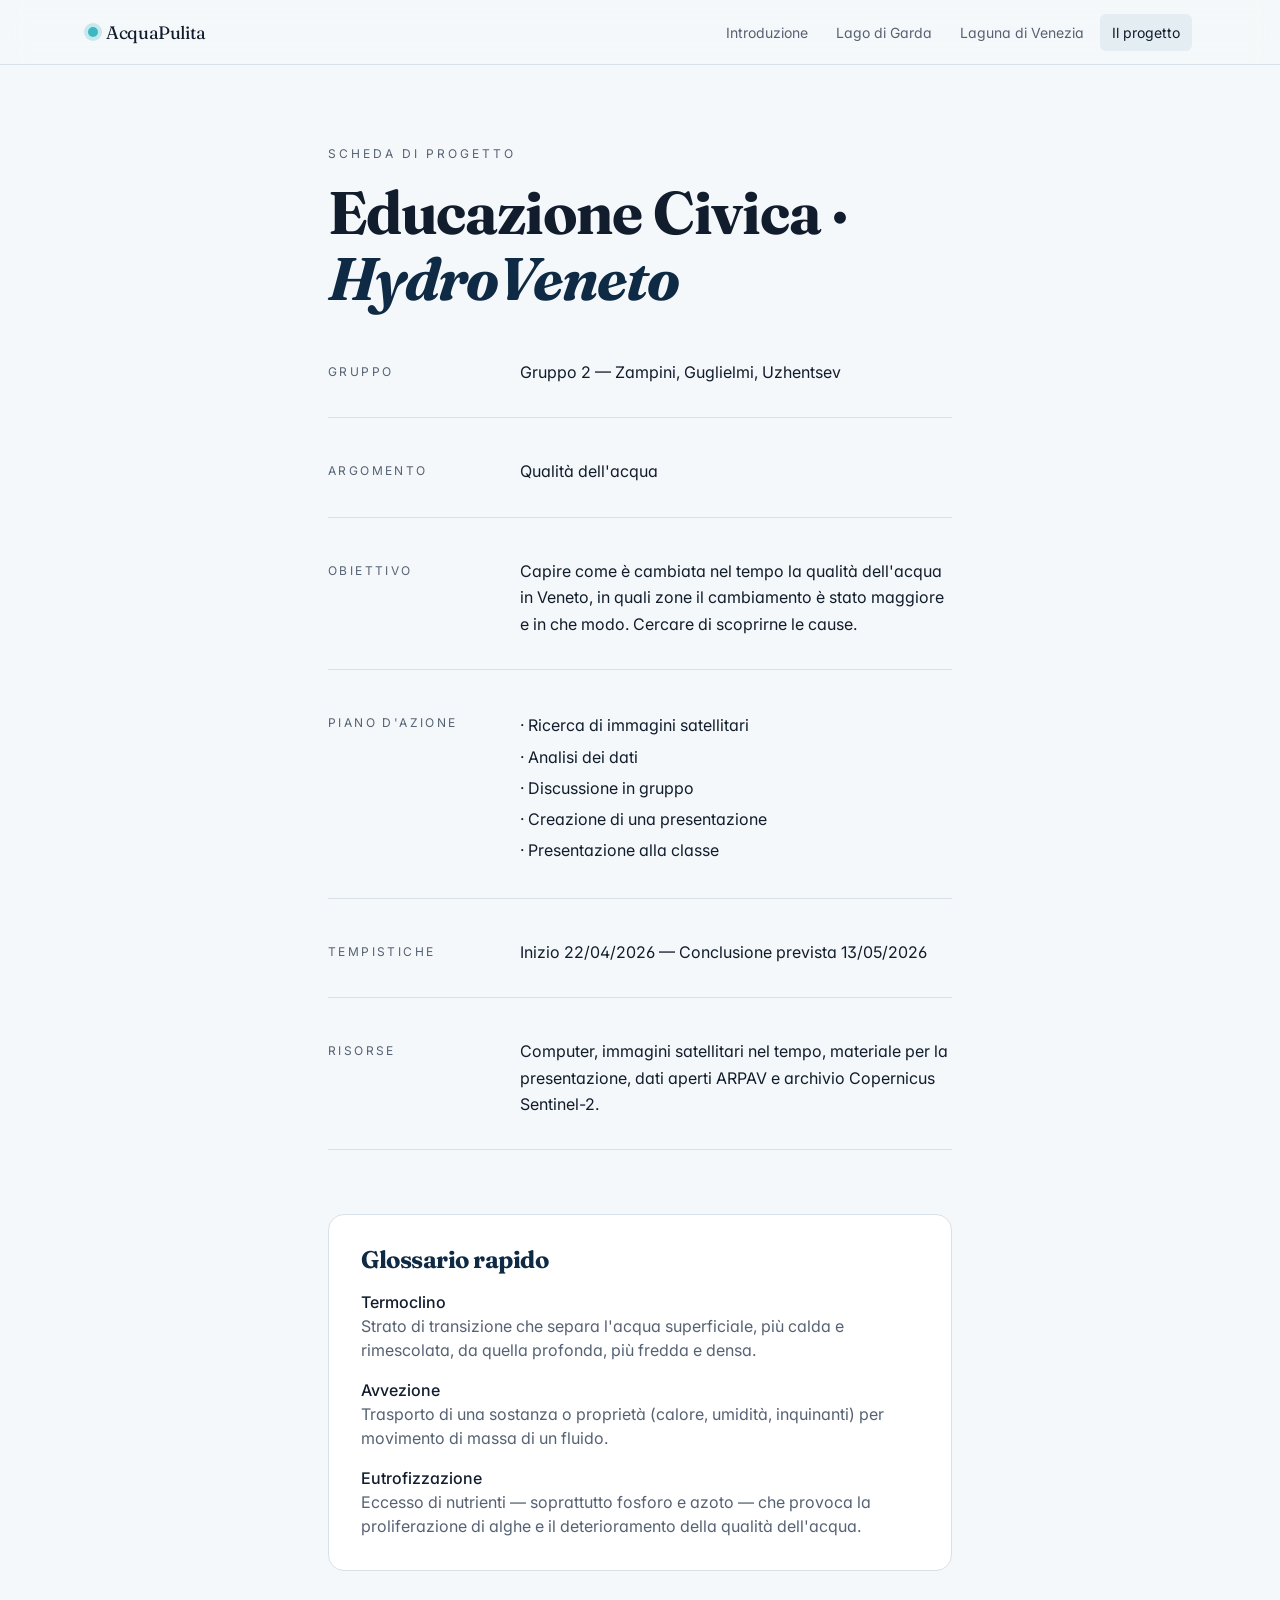
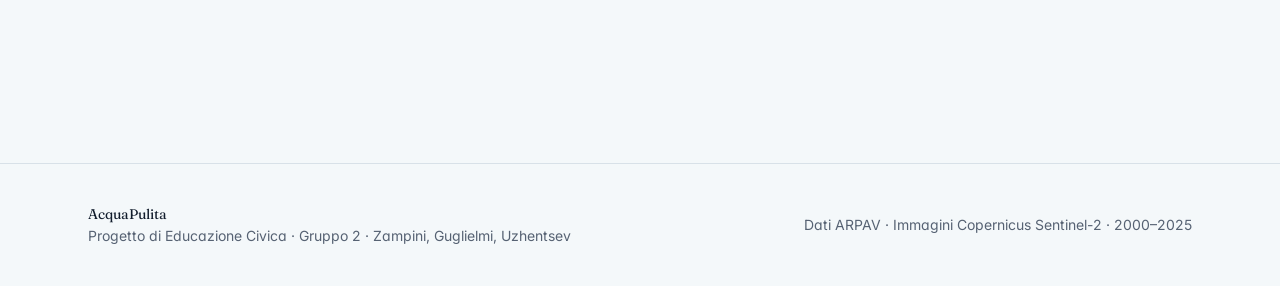
<file: progetto.html>
<!doctype html>
<html lang="it"><head>
<meta charset="utf-8"><meta name="viewport" content="width=device-width,initial-scale=1">
<title>Il progetto · AcquaPulita</title>
<meta name="description" content="Scheda del progetto di Educazione Civica HydroVeneto del Gruppo 2.">
<link rel="preconnect" href="https://fonts.googleapis.com">
<link rel="preconnect" href="https://fonts.gstatic.com" crossorigin>
<link rel="stylesheet" href="https://fonts.googleapis.com/css2?family=Fraunces:opsz,wght@9..144,300;9..144,500;9..144,700&family=Inter:wght@400;500;600&display=swap">
<link rel="stylesheet" href="styles.css">
</head><body>
<header class="site-header"><div class="inner">
  <a href="index.html" class="brand"><span class="dot"></span><span>AcquaPulita</span></a>
  <nav class="main">
    <a href="index.html" class="">Introduzione</a>
    <a href="garda.html" class="">Lago di Garda</a>
    <a href="laguna.html" class="">Laguna di Venezia</a>
    <a href="progetto.html" class="active">Il progetto</a>
  </nav>
</div></header><main><article class="tight" style="padding:5rem 1.5rem 6rem"><p class="eyebrow">Scheda di progetto</p><h1 style="font-size:clamp(2.25rem,5vw,3.75rem);margin-top:1rem">Educazione Civica · <em>HydroVeneto</em></h1><dl class="dl-rows"><div class="row"><dt>Gruppo</dt><dd>Gruppo 2 — Zampini, Guglielmi, Uzhentsev</dd></div><div class="row"><dt>Argomento</dt><dd>Qualità dell'acqua</dd></div><div class="row"><dt>Obiettivo</dt><dd>Capire come è cambiata nel tempo la qualità dell'acqua in Veneto, in quali zone il cambiamento è stato maggiore e in che modo. Cercare di scoprirne le cause.</dd></div><div class="row"><dt>Piano d'azione</dt><dd><ul><li>· Ricerca di immagini satellitari</li><li>· Analisi dei dati</li><li>· Discussione in gruppo</li><li>· Creazione di una presentazione</li><li>· Presentazione alla classe</li></ul></dd></div><div class="row"><dt>Tempistiche</dt><dd>Inizio 22/04/2026 — Conclusione prevista 13/05/2026</dd></div><div class="row"><dt>Risorse</dt><dd>Computer, immagini satellitari nel tempo, materiale per la presentazione, dati aperti ARPAV e archivio Copernicus Sentinel-2.</dd></div></dl><div class="glossary"><h2>Glossario rapido</h2><dl><div><dt>Termoclino</dt><dd>Strato di transizione che separa l'acqua superficiale, più calda e rimescolata, da quella profonda, più fredda e densa.</dd></div><div><dt>Avvezione</dt><dd>Trasporto di una sostanza o proprietà (calore, umidità, inquinanti) per movimento di massa di un fluido.</dd></div><div><dt>Eutrofizzazione</dt><dd>Eccesso di nutrienti — soprattutto fosforo e azoto — che provoca la proliferazione di alghe e il deterioramento della qualità dell'acqua.</dd></div></dl></div></article></main>
<footer class="site"><div class="inner">
  <div><p class="brand-foot">AcquaPulita</p>
  <p>Progetto di Educazione Civica · Gruppo 2 · Zampini, Guglielmi, Uzhentsev</p></div>
  <p>Dati ARPAV · Immagini Copernicus Sentinel-2 · 2000–2025</p>
</div></footer></body></html>
</file>
<file: styles.css>
:root{
  --background:#f4f8fa;--foreground:#111c2c;--card:#ffffff;--muted-fg:#566273;
  --primary:#13405e;--primary-fg:#f4f8fa;--secondary:#e3edf2;--border:#d8e1e8;
  --deep:#0f2a44;--aqua:#3fb6c4;--accent:#2a8aa0;
  --font-display:"Fraunces",Georgia,serif;--font-sans:"Inter",system-ui,sans-serif;
}
*{box-sizing:border-box;margin:0;padding:0;border-color:var(--border)}
html{scroll-behavior:smooth}
body{background:var(--background);color:var(--foreground);font-family:var(--font-sans);line-height:1.5;font-feature-settings:"ss01","cv11"}
h1,h2,h3,h4{font-family:var(--font-display);letter-spacing:-0.02em;line-height:1.1;color:var(--foreground)}
a{color:inherit;text-decoration:none}
em{font-style:italic;color:var(--deep)}
ul,ol{list-style:none}
ol.numbered{list-style:decimal inside;color:var(--muted-fg)}
ol.numbered li{padding:.25rem 0}

.container{max-width:72rem;margin:0 auto;padding:0 1.5rem}
.narrow{max-width:48rem;margin:0 auto;padding:0 1.5rem}
.tight{max-width:42rem;margin:0 auto;padding:0 1.5rem}

/* Header */
.site-header{position:sticky;top:0;z-index:40;backdrop-filter:blur(12px);background:rgba(244,248,250,.75);border-bottom:1px solid var(--border)}
.site-header .inner{max-width:72rem;margin:0 auto;padding:0 1.5rem;height:4rem;display:flex;align-items:center;justify-content:space-between}
.brand{display:flex;align-items:center;gap:.5rem;font-family:var(--font-display);font-size:1.125rem;letter-spacing:-.02em}
.brand .dot{width:.625rem;height:.625rem;border-radius:9999px;background:var(--aqua);box-shadow:0 0 0 4px rgba(63,182,196,.25)}
nav.main{display:flex;gap:.25rem;font-size:.875rem;flex-wrap:wrap}
nav.main a{padding:.5rem .75rem;border-radius:.375rem;color:var(--muted-fg);transition:color .2s,background .2s}
nav.main a:hover{color:var(--foreground)}
nav.main a.active{color:var(--foreground);background:var(--secondary)}

/* Footer */
footer.site{border-top:1px solid var(--border);margin-top:6rem}
footer.site .inner{max-width:72rem;margin:0 auto;padding:2.5rem 1.5rem;display:flex;flex-direction:column;gap:1rem;justify-content:space-between;color:var(--muted-fg);font-size:.875rem}
@media(min-width:768px){footer.site .inner{flex-direction:row;align-items:center}}
footer.site .brand-foot{font-family:var(--font-display);color:var(--foreground)}

/* Hero water bg */
.bg-water{
  background:
    radial-gradient(1200px 600px at 80% -10%, rgba(63,182,196,.35), transparent 60%),
    radial-gradient(900px 500px at -10% 30%, rgba(15,42,68,.25), transparent 60%),
    linear-gradient(180deg, var(--background), #e0eef2);
}
.eyebrow{font-size:.75rem;text-transform:uppercase;letter-spacing:.25em;color:var(--muted-fg)}

/* Hero */
.hero h1{font-size:clamp(2.5rem,6vw,4.5rem);max-width:56rem;margin-top:1.5rem}
.hero p.lead{margin-top:2rem;font-size:1.125rem;max-width:36rem;color:var(--muted-fg)}
.hero .cta{margin-top:2.5rem;display:flex;flex-wrap:wrap;gap:.75rem}
.btn{display:inline-flex;align-items:center;gap:.5rem;padding:.75rem 1.25rem;border-radius:9999px;border:1px solid transparent;font-size:.95rem;transition:opacity .2s,background .2s}
.btn-primary{background:var(--primary);color:var(--primary-fg)}
.btn-primary:hover{opacity:.9}
.btn-ghost{border-color:var(--border)}
.btn-ghost:hover{background:var(--secondary)}

/* Page header */
.page-header h1{font-size:clamp(2.25rem,5vw,3.75rem);margin-top:1rem}
.page-header p{margin-top:1.5rem;font-size:1.125rem;color:var(--muted-fg);max-width:42rem}
.page-header{padding:5rem 0 4rem}

/* Cards / sections */
.section{max-width:48rem;margin:5rem auto 0;padding:0 1.5rem}
.section h2{font-size:clamp(1.75rem,3.5vw,2.25rem)}
.section .lead{margin-top:1rem;font-size:1.125rem;color:var(--muted-fg);max-width:48rem}
.section .body{margin-top:2rem}

.card{border:1px solid var(--border);background:var(--card);border-radius:1rem;padding:1.5rem}
.card h3{font-size:1.25rem;color:var(--deep)}
.card p,.card ul{margin-top:.5rem;color:var(--muted-fg);line-height:1.65}
.card ul li{padding:.15rem 0}
.grid-2{display:grid;gap:1.5rem;grid-template-columns:1fr}
@media(min-width:768px){.grid-2{grid-template-columns:1fr 1fr}}

.stat{margin-top:1.5rem;border:1px solid var(--border);background:var(--card);border-radius:1rem;padding:2rem;display:flex;flex-direction:column;gap:.75rem}
@media(min-width:640px){.stat{flex-direction:row;align-items:baseline;gap:1.5rem}}
.stat .v{font-family:var(--font-display);font-size:3rem;color:var(--deep);line-height:1}
.stat .l{color:var(--muted-fg)}

/* Tables */
.table-wrap{overflow:hidden;border:1px solid var(--border);background:var(--card);border-radius:1rem;overflow-x:auto}
table{width:100%;border-collapse:collapse;text-align:left}
thead{background:rgba(227,237,242,.6);font-size:.75rem;text-transform:uppercase;letter-spacing:.08em;color:var(--muted-fg)}
th{padding:.75rem 1.25rem;font-weight:500}
td{padding:1rem 1.25rem;color:var(--muted-fg);border-top:1px solid var(--border)}
td:first-child{font-family:var(--font-display);color:var(--foreground)}

/* Compare grid */
.compare{max-width:72rem;margin:3rem auto 0;padding:0 1.5rem}
.compare .grid{display:grid;gap:1rem;grid-template-columns:1fr}
@media(min-width:768px){.compare .grid{grid-template-columns:1fr 1fr}}
.compare figure{position:relative;border-radius:1rem;overflow:hidden;border:1px solid var(--border);background:var(--deep)}
.compare img{display:block;width:100%;height:100%;object-fit:cover}
.compare figcaption{position:absolute;top:.75rem;left:.75rem;padding:.25rem .625rem;border-radius:9999px;background:rgba(244,248,250,.85);backdrop-filter:blur(6px);font-size:.75rem;font-weight:500}
.compare .caption{margin-top:.75rem;font-size:.75rem;color:var(--muted-fg)}

/* Index hero cards */
.chapter-grid{max-width:72rem;margin:0 auto;padding:5rem 1.5rem 6rem;display:grid;gap:1.5rem;grid-template-columns:1fr}
@media(min-width:768px){.chapter-grid{grid-template-columns:1fr 1fr}}
.chapter-card{position:relative;overflow:hidden;border:1px solid var(--border);border-radius:1.5rem;background:var(--card);aspect-ratio:4/3;display:flex;flex-direction:column;justify-content:flex-end;padding:2rem;color:#fff}
.chapter-card img{position:absolute;inset:0;width:100%;height:100%;object-fit:cover;opacity:.9;transition:transform .7s}
.chapter-card:hover img{transform:scale(1.05)}
.chapter-card .veil{position:absolute;inset:0;background:linear-gradient(to top, rgba(15,42,68,.92), rgba(15,42,68,.3) 50%, transparent)}
.chapter-card .content{position:relative}
.chapter-card .content .eyebrow{color:rgba(255,255,255,.85)}
.chapter-card h2{margin-top:.5rem;font-size:2.25rem;color:#fff}
.chapter-card p{margin-top:.5rem;color:rgba(255,255,255,.9);max-width:24rem}

/* Project page */
.dl-rows{margin-top:3rem;display:flex;flex-direction:column;gap:2.5rem}
.dl-rows .row{display:grid;gap:.75rem;grid-template-columns:1fr;border-bottom:1px solid var(--border);padding-bottom:2rem}
@media(min-width:640px){.dl-rows .row{grid-template-columns:160px 1fr;gap:2rem}}
.dl-rows dt{font-size:.75rem;text-transform:uppercase;letter-spacing:.2em;color:var(--muted-fg);padding-top:.25rem}
.dl-rows dd{color:var(--foreground);line-height:1.65}
.dl-rows dd ul li{padding:.15rem 0}
.glossary{margin-top:4rem;border:1px solid var(--border);background:var(--card);border-radius:1rem;padding:2rem}
.glossary h2{font-size:1.5rem;color:var(--deep)}
.glossary dl{margin-top:1rem;display:flex;flex-direction:column;gap:1rem;color:var(--muted-fg)}
.glossary dt{color:var(--foreground);font-weight:500}

.tag-grid{display:grid;gap:.5rem;grid-template-columns:1fr}
@media(min-width:640px){.tag-grid{grid-template-columns:1fr 1fr}}
.tag-grid li{border:1px solid var(--border);background:var(--card);border-radius:.625rem;padding:.75rem 1rem;color:var(--foreground)}

ul.bullets{color:var(--muted-fg);margin-top:1.5rem;display:flex;flex-direction:column;gap:.5rem}
ul.bullets li{padding-left:0}
</file>
